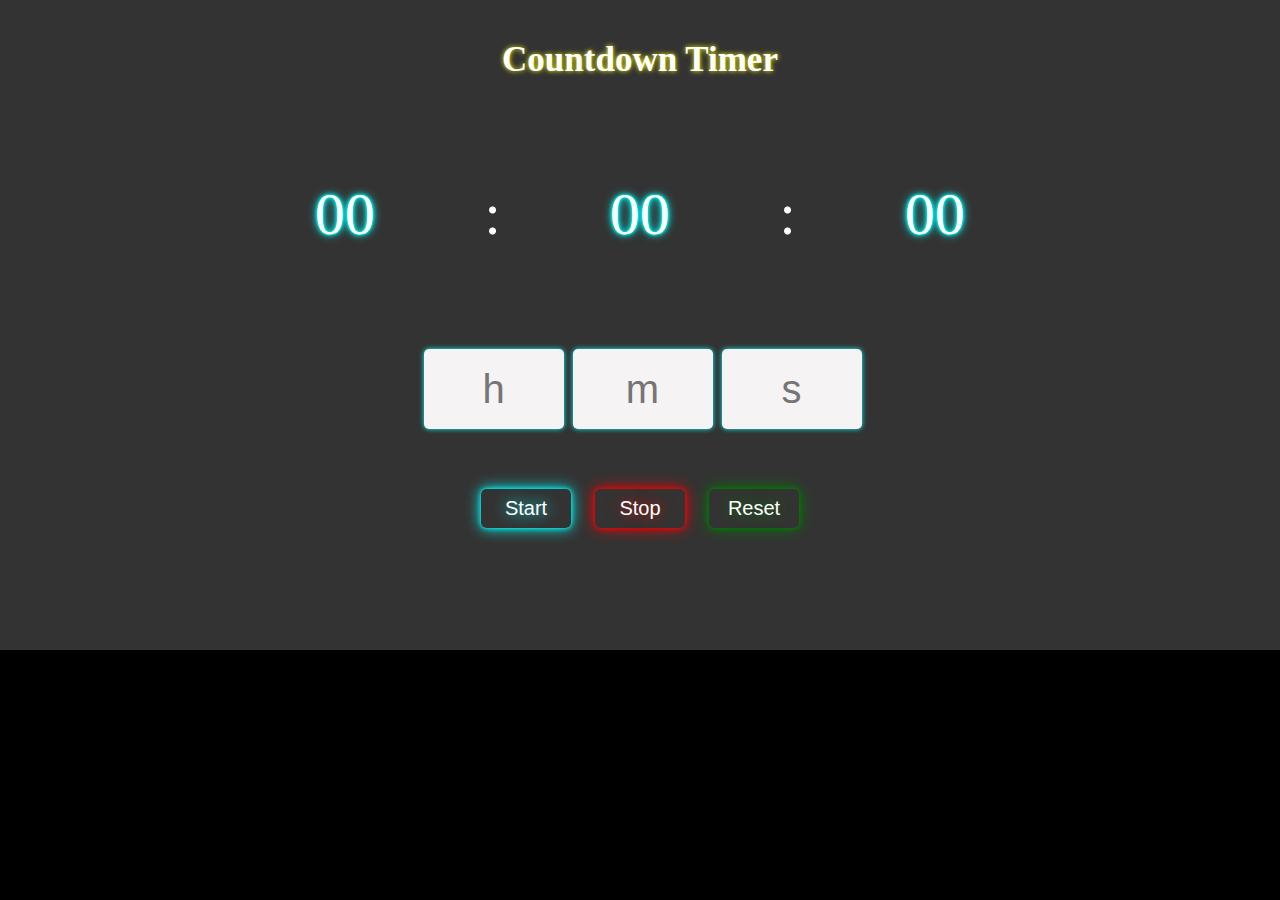
<file: challenge-timer/index.html>
<!DOCTYPE html>
<html lang="ja">

<head>
  <meta charset="UTF-8">
  <meta name="viewport" content="width=device-width, initial-scale=1.0">
  <link rel="stylesheet" href="css/style.css">
  <title>Document</title>
</head>

<body>
  <main>
    <h1>Countdown Timer</h1>

    <!-- 時間表示 -->
    <div class="times">
      <p id="hour">00</p>
      <p class="sepa">:</p>
      <p id="min">00</p>
      <p class="sepa">:</p>
      <p id="sec">00</p>
    </div>

    <!-- 時間入力 -->
    <div class="forms">
      <form action="#" id="form">
        <input type="number" name="setHour" placeholder="h">
        <input type="number" name="setMin" placeholder="m">
        <input type="number" name="setSec" placeholder="s">
      </form>
    </div>

    <!-- ボタン -->
    <div class="buttons">
      <button id="start">Start</button>
      <button id="stop">Stop</button>
      <button id="reset">Reset</button>
    </div>

  </main>

  <script src="js/main.js">
  </script>
</body>

</html>
</file>
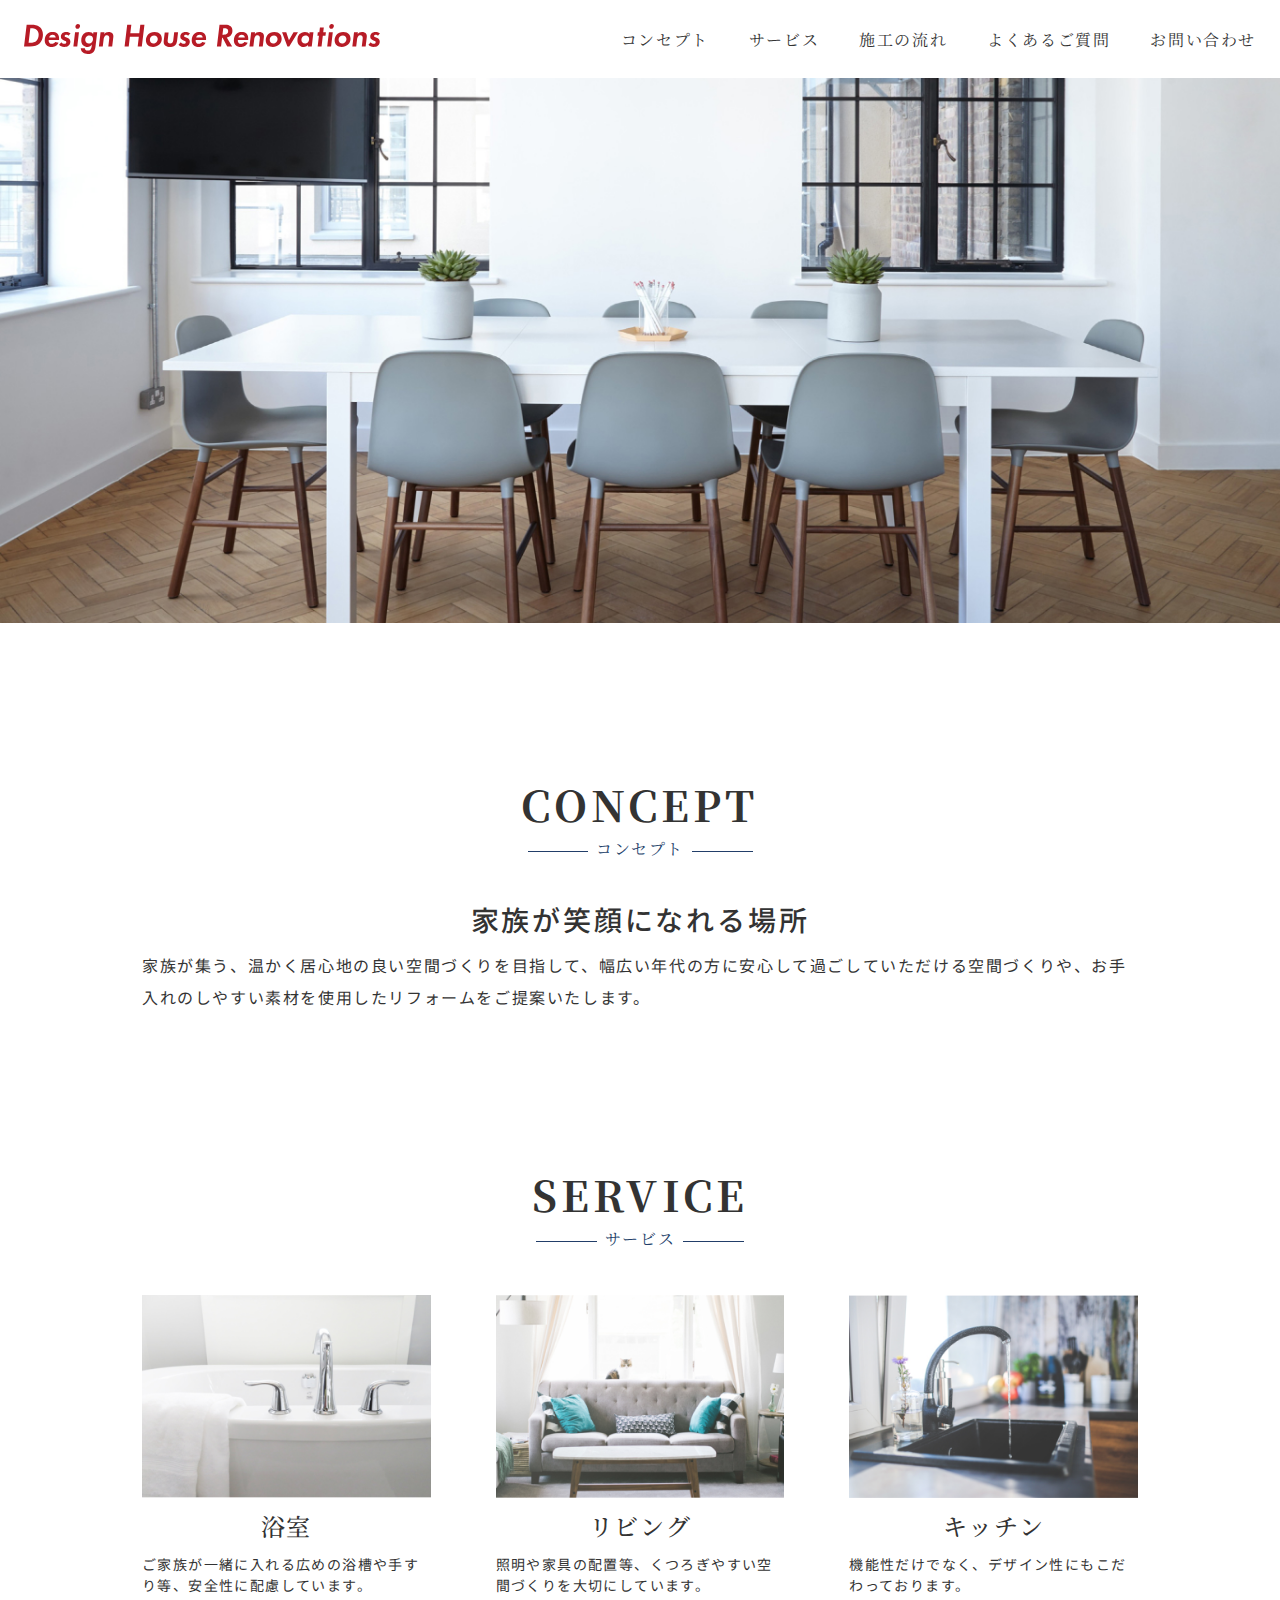
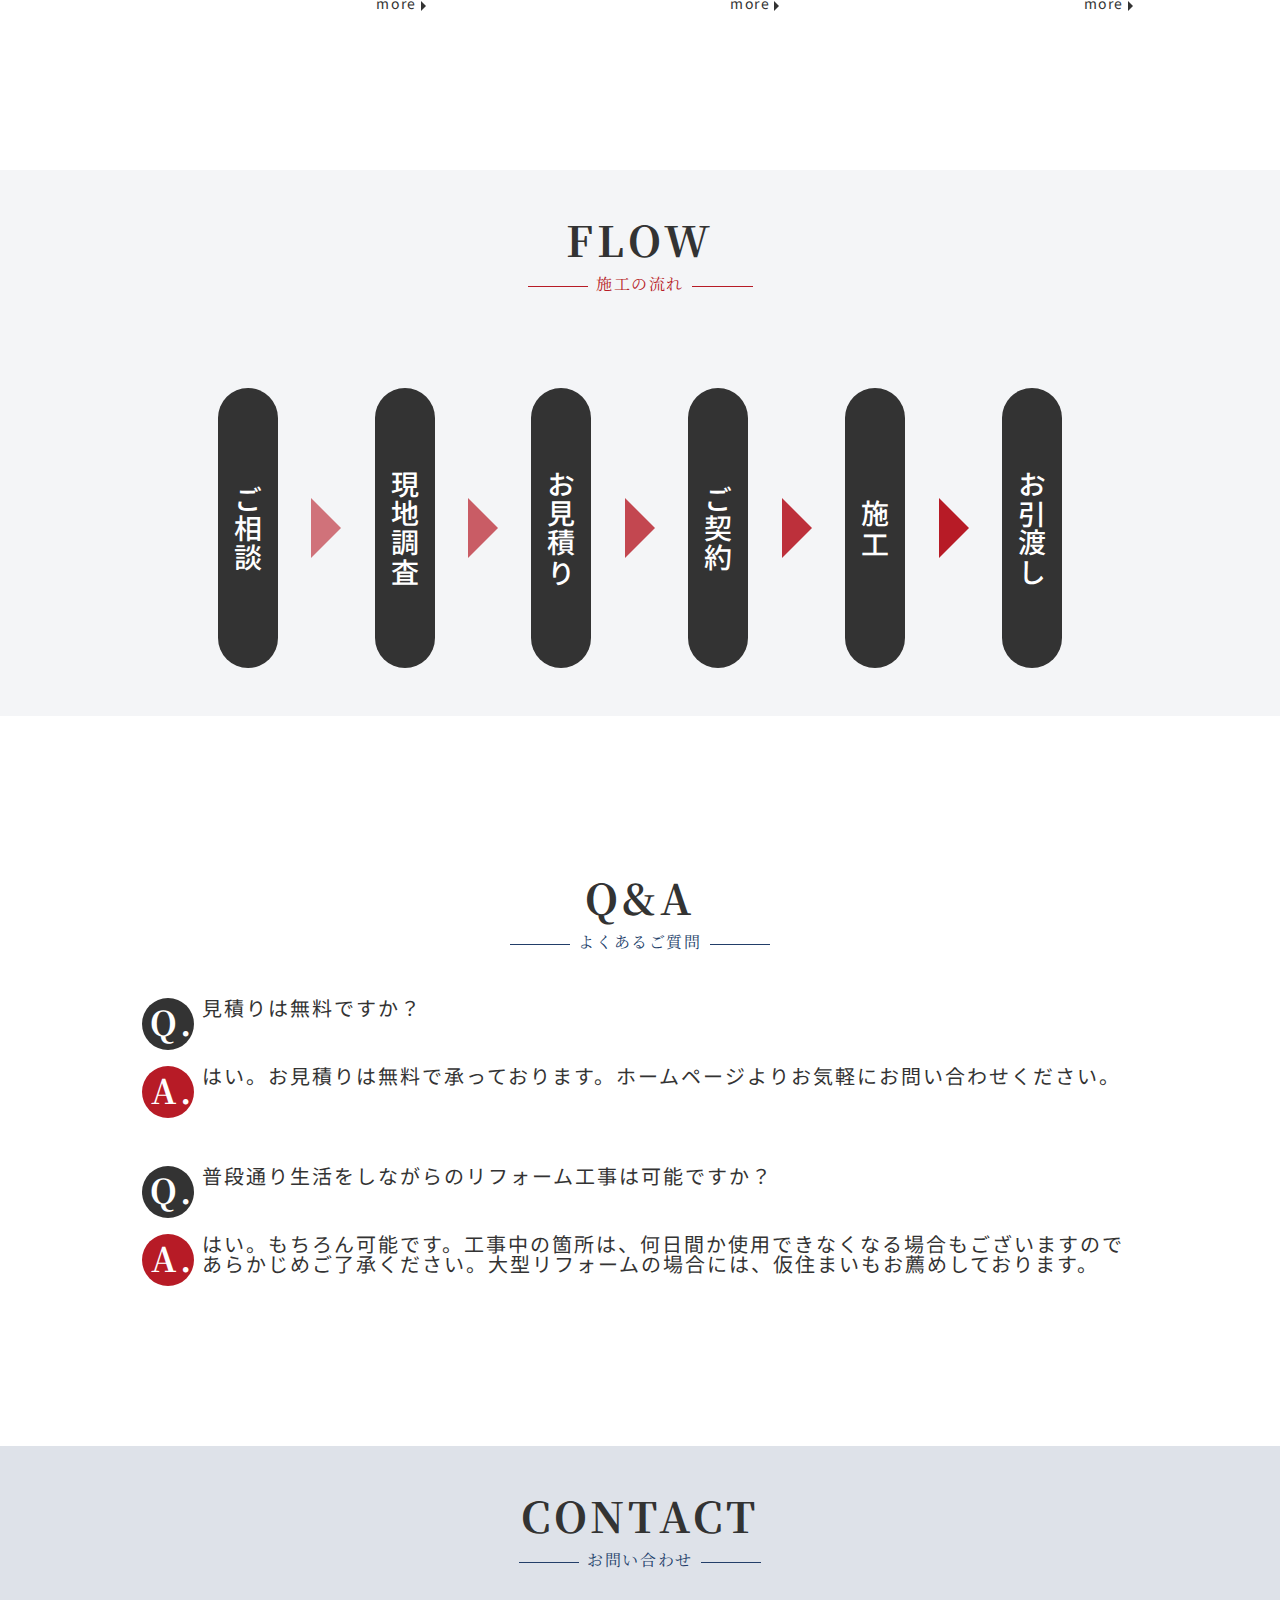
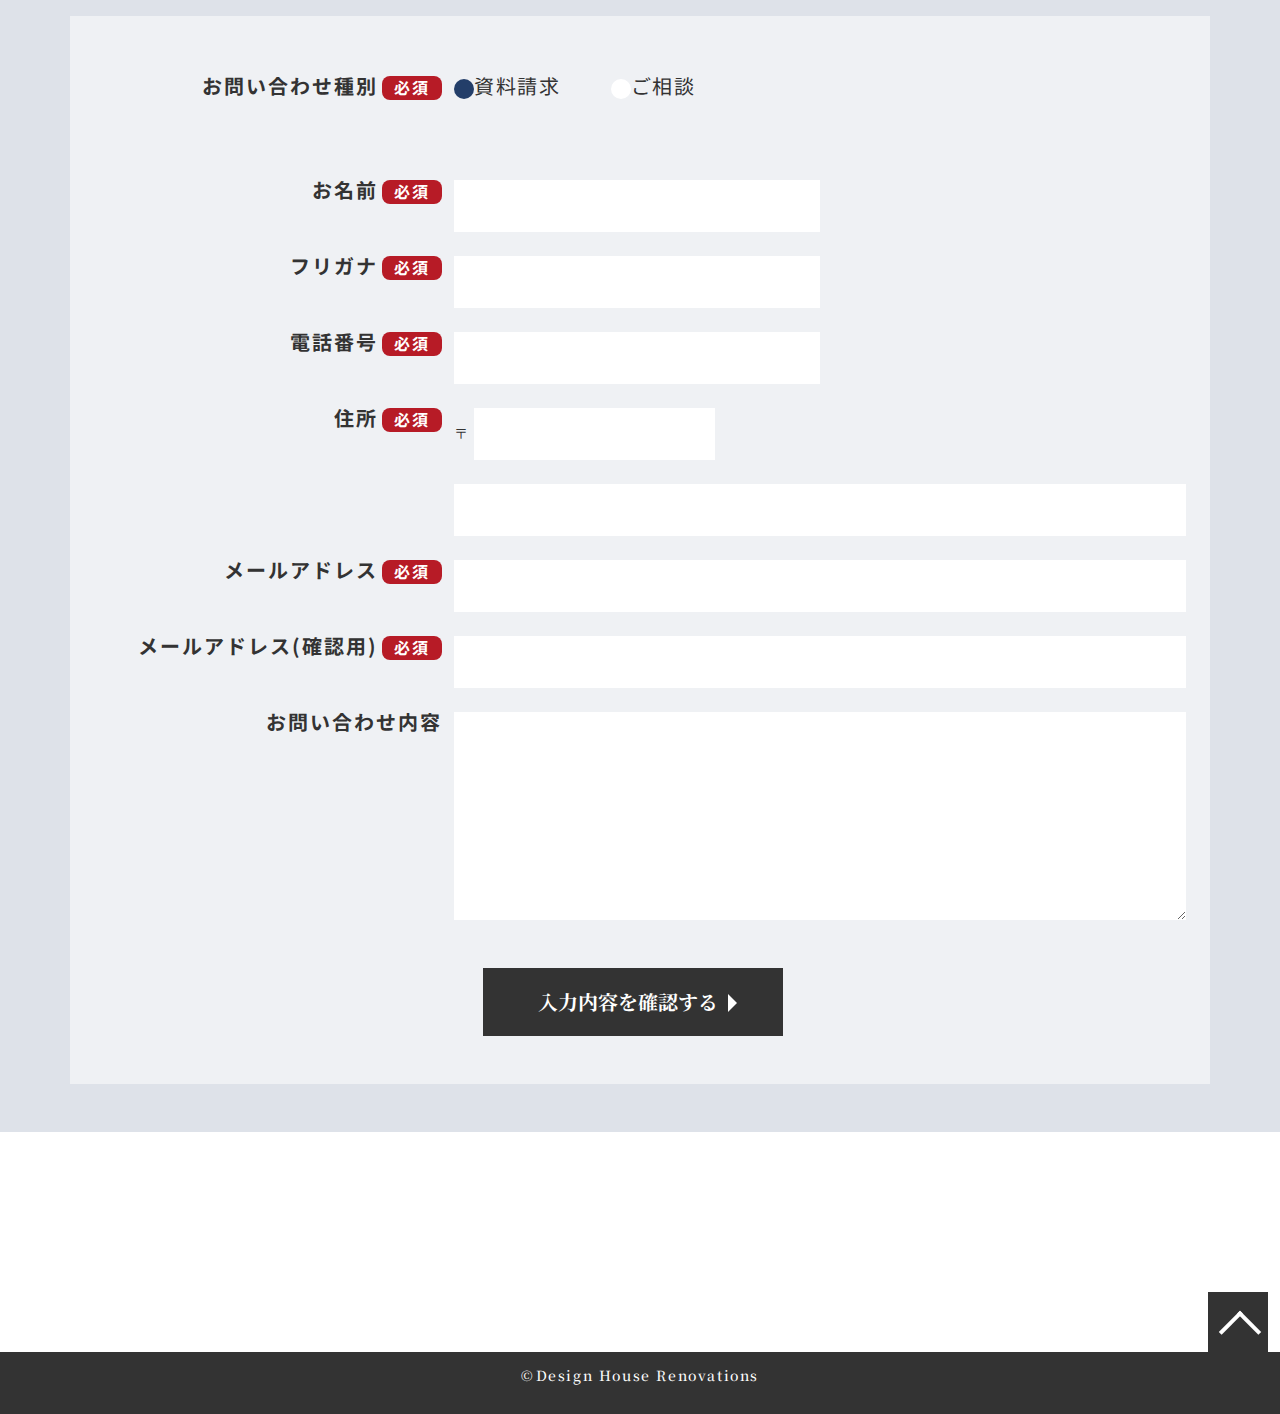
<file: renovation-site/index.html>
<!DOCTYPE html>
<html lang="ja">

<head>
  <meta charset="UTF-8">
  <meta name="viewport" content="width=device-width, initial-scale=1.0">
  <link rel="stylesheet" href="css/reset.css">
  <link rel="stylesheet" href="css/style.css">
  <link rel="preconnect" href="https://fonts.googleapis.com">
  <link rel="preconnect" href="https://fonts.gstatic.com" crossorigin>
  <link
    href="https://fonts.googleapis.com/css2?family=Noto+Sans+JP:wght@100..900&family=Noto+Serif+JP:wght@200..900&display=swap"
    rel="stylesheet">
  <title>design house renovaions</title>
</head>

<body>
  <header>
    <h1 class="logo">
      <img src="images/header_title.svg" alt="design house renovaions">
    </h1>

    <!-- ハンバーガーメニュー-->

    <nav class="grobalNav">
      <!-- メニュー開閉用チェックボックス -->
      <input type="checkbox" id="menu-btn" class="menu-btn">
      <!--ハンバーガーアイコン-->
      <!--メニュー開閉用チェックボックスは非表示にする（ハンバーガーアイコンをクリックしたら開閉するようにする）ため、ハンバーガーアイコンを、メニュー開閉チェックボックスに関連付ける  -->
      <label class="menu-icon" for="menu-btn">
        <!-- メニュー開閉の線 -->
        <span class="navicon"></span>
      </label>

      <!--メニューページ一覧-->
      <ul class="menu">
        <li><a href="#conceptArea">コンセプト</a></li>
        <li><a href="#serviceArea">サービス</a></li>
        <li><a href="#flowArea">施工の流れ</a></li>
        <li><a href="#qaArea">よくあるご質問</a></li>
        <li><a href="#contactArea">お問い合わせ</a></li>
      </ul>
    </nav>
  </header>

  <div class="hero">
    <img src="images/hero_pc.jpg" class="imageHero" alt="hero_pc">
    <img src="images/hero_sp.jpg" class="imageHeroSp" alt="hero_sp">
  </div>

  <main>
    <section class="concept" id="conceptArea">
      <h2>concept</h2>
      <div class="subTitle">
        <p class="lineRight"></p>
        <p class="jaTitle">コンセプト</p>
        <p class="lineLeft"></p>
      </div>
      <p class="famCatch">家族が笑顔になれる場所</p>
      <p class="lead">家族が集う、温かく居心地の良い空間づくりを目指して、幅広い年代の方に安心して過ごしていただける空間づくりや、お手入れのしやすい素材を使用したリフォームをご提案いたします。</p>
    </section>

    <section class="service" id="serviceArea">
      <h2>
        service
      </h2>
      <div class="subTitle">
        <p class="lineRight"></p>
        <p class="jaTitle">サービス</p>
        <p class="lineLeft"></p>
      </div>

      <div class="serviceList">
        <div>
          <p>
            <img src="images/list-1-img.png" alt="bath">
          </p>
          <h3>浴室</h3>
          <p class="sentence">ご家族が一緒に入れる広めの浴槽や手すり等、安全性に配慮しています。</p>
          <p class="morebtnParents"><a href="#" class="moreBtn">more</a>
          </p>
        </div>

        <div>
          <p>
            <img src="images/list-2-img.png" alt="living">
          </p>
          <h3 class="jaTitle">リビング</h3>
          <p class="sentence">照明や家具の配置等、くつろぎやすい空間づくりを大切にしています。</p>
          <p class="morebtnParents"><a href="#" class="moreBtn">more</a></p>
        </div>

        <div>
          <p>
            <img src="images/list-3-img.png" alt="kitchen">
          </p>
          <h3>キッチン</h3>
          <p class="sentence">機能性だけでなく、デザイン性にもこだわっております。</p>
          <p class="morebtnParents"><a href="#" class="moreBtn">more</a>
          </p>
        </div>
        <!-- 下記サービスリストdiv終了タグ -->
      </div>

    </section>

    <section class="flow" id="flowArea">
      <h2>flow</h2>
      <div class="subTitle">
        <p class="lineRight"></p>
        <p class="jaTitle">施工の流れ</p>
        <p class="lineLeft"></p>
      </div>

      <ol>
        <li class="flowList">ご相談</li>
        <li class="one"></li>
        <li class="flowList">現地調査</li>
        <li class="two"></li>
        <li class="flowList">お見積り</li>
        <li class="three"></li>
        <li class="flowList">ご契約</li>
        <li class="four"></li>
        <li class="flowList">施工</li>
        <li class="five"></li>
        <li class="flowList">お引渡し</li>
      </ol>
    </section>


    <section class="qa" id="qaArea">
      <h2>q&amp;a</h2>
      <div class="subTitle">
        <p class="lineRight"></p>
        <p class="jaTitle">よくあるご質問</p>
        <p class="lineLeft"></p>

      </div>
      <div class="numberList1q">
        <p class="que"><span>q.</span></p>
        <p class="sentence">見積りは無料ですか？</p>
      </div>

      <div class="numberList1a">
        <p class="ans"><span>a.</span></p>
        <p class="sentence">はい。お見積りは無料で承っております。ホームページよりお気軽にお問い合わせください。</p>
      </div>

      <div class="numberList2q">
        <p class="que"><span>q.</span></p>
        <p class="sentence">普段通り生活をしながらのリフォーム工事は可能ですか？</p>
      </div>

      <div class="numberList2a">
        <p class="ans"><span>a.</span></p>
        <p class="sentence">はい。もちろん可能です。工事中の箇所は、何日間か使用できなくなる場合もございますのであらかじめご了承ください。大型リフォームの場合には、仮住まいもお薦めしております。</p>
      </div>
    </section>

    <section class="contact" id="contactArea">
      <h2>contact</h2>
      <div class="subTitle">
        <p class="lineRight"></p>
        <p class="jaTitle">お問い合わせ</p>
        <p class="lineLeft"></p>
      </div>


      <form action="#" method="post">

        <table>
          <tr>
            <th>
              <p class="labelTitle">お問い合わせ種別</p>
            </th>
            <td>
              <div class="typeSelect">

                <label for="siryo" class="sampleLabel" id="labelSiryo">
                  <input type="radio" name="questionKnd" value="資料請求" id="siryo" checked>資料請求
                </label>

                <label for="soudan" class="sampleLabel" id="labelSoudan">
                  <input type="radio" name="questionKnd" value="ご相談" id="soudan">ご相談
                </label>

              </div>
            </td>
          </tr>


          <tr>
            <th>
              <p class="labelTitle">お名前</p>
            </th>
            <td><input type="text" name="userName" required></td>
          </tr>

          <tr>
            <th>
              <p class="labelTitle">フリガナ</p>
            </th>
            <td><input type="text" name="userName" required></td>
          </tr>

          <tr>
            <th>
              <p class="labelTitle">電話番号</p>
            </th>
            <td><input type="tel" name="phoneNumber" required></td>
          </tr>

          <tr>
            <th>
              <p class="labelTitle">住所</p>
            </th>
            <td>
              <div class="adressNumber"><input type="text" name="adressNumber" required></div>
              <input type="text" name="userAdress" required>
            </td>
          </tr>

          <tr>
            <th>
              <p class="labelTitle">メールアドレス</p>
            </th>
            <td><input type="email" name="userEmail" required></td>
          </tr>

          <tr>
            <th>
              <p class="labelTitle">メールアドレス&lpar;確認用&rpar;</p>
            </th>
            <td><input type="email" name="userEmail" required></td>
          </tr>

          <tr>
            <th>
              <p class="labelTitlenNonneed">お問い合わせ内容</p>
            </th>
            <td><textarea name="content"></textarea></td>
          </tr>
        </table>


        <p class="submitBtn"><input type="submit" name="sendBtn" value="入力内容を確認する">
        </p>
      </form>

    </section>
  </main>



  <footer>
    <div>
      <p>
        <a href="#" class="topPage"></a>
      </p>
    </div>

    <p class="footerArea">
      <small class="copyRight">
        &copy;
      </small>
      <small class="companyName">
        Design House Renovations</small>
    </p>

  </footer>

</body>

</html>
</file>
<file: challenge-timer/css/style.css>
@charset "UTF-8";

* {
  margin: 0;
  padding: 0;
  border: 0;
  outline: 0;
  font-size: 100%;
  vertical-align: baseline;
  background: transparent;
}

body {
  background-color: #000;
}

main {
  background-color: rgba(255, 255, 255, 0.2);
  height: 100vh;
}

h1 {
  color: #fff;
  font-size: 35px;
  text-shadow: 0px 0px 5px yellow;
  padding-top: 40px;
  text-align: center;
}

/* 表示時間 */
.times {
  margin: 100px auto;
  display: flex;
  justify-content: space-between;
  color: #fff;
  width: 80%;
  font-size: 60px;
  font-weight: 500;
  text-shadow: 0 0 1px aqua, 0 0 3px aqua,
    0 0 5px aqua, 0 0 10px aqua;
}

.sepa {
  text-shadow: none;
}

/* 時間入力 */
.forms {
  text-align: center;
  margin-bottom: 30px;
}

input[type="number"] {
  text-align: center;
  border: none;
  border-radius: 5px;
  box-shadow: 0px 0px 5px aqua;
  height: 80px;
  width: 60px;
  margin-left: 5px;
  padding: 0 10px;
  background-color: rgb(245, 243, 243);
  font-size: 40px;
}

input[type="number"]::-webkit-outer-spin-button,
input[type="number"]::-webkit-inner-spin-button {
  -webkit-appearance: none;
}

/* ボタン */
.buttons {
  text-align: center;
}

button {
  margin: 30px 10px 0px;
  padding: 8px 0px;
  width: 90px;
  color: #fff;
  font-size: 20px;
  border-radius: 5px;
}

button:hover {
  box-sizing: border-box;
  cursor: pointer;
  background-color: #3f3f3f;
}

#start {
  box-shadow: 0 0 1px aqua, 0 0 5px aqua,
    0 0 15px aqua;
  text-shadow: 0 0 15px aqua;
}

#stop {
  box-shadow: 0 0 1px red, 0 0 5px red,
    0 0 15px red;
  text-shadow: 0 0 15px red;
}

#reset {
  box-shadow: 0 0 1px green, 0 0 5px green,
    0 0 15px green;
  text-shadow: 0 0 15px green;
}

@media screen and (min-width:600px) {

  main {
    max-width: 1280px;
    max-height: 650px;
    margin: auto;
  }

  /* 時間表示 */
  .times {
    max-width: 650px;
  }

  /* 時間入力 */
  input[type="number"] {
    width: 120px;
  }

}
</file>
<file: renovation-site/css/style.css>
@charset "UTF-8";

/* 全体のスタイル */
body {
  font-family: "Noto Serif JP", serif;
  line-height: 1;
  font-size: 16px;
  color: #333;
  letter-spacing: 0.1em;
  background-color: #fff;
  box-sizing: border-box
}

/* p要素用スタイル */
body p {
  font-family: "Noto Sans JP", sans-serif;
  font-size: 16px;
  line-height: 1;
  letter-spacing: 0.1em;
}

/* design house renovationとハンバーガーのコンテンツ */
/* いらない気がしてきた */
header {
  width: 100%;
}

/* design house renovationのロゴ */
.logo {
  width: 64%;
  margin-top: 16px;
  margin-left: 12px;
}

/* ハンバーガーメニュー */
/* チェックボックスがオフの時の設定 */
/* nav要素は画面上部に固定表示 */
.grobalNav {
  /* 右上に固定、前面に表示 */
  position: fixed;
  top: 0;
  right: 0;
  z-index: 99;
  width: 100%;
}

/* チェックボックスを非表示 */
.menu-btn {
  display: none;
}

/* ハンバーガーアイコン作成 */
.menu-icon {
  /* 右上に絶対配置 */
  position: absolute;
  right: 12px;
  top: 16px;
  height: 20px;
  padding-top: 5px;
}

/* 中央の線作成 */
.navicon {
  /* ブロックレベルへ変更 */
  display: block;
  /* 線の長さ */
  width: 31px;
  /* 線の太さ */
  height: 2px;
  /* 線の色 */
  background: #B71B26;
  /* ::before と ::after の基準要素として設定 */
  position: relative;
}

/* 上と下の線作成 上下共通 */
.navicon::before,
.navicon::after {
  content: "";
  width: 100%;
  height: 100%;
  background: #B71B26;
  /* 基準要素 の中央線に対して絶対配置 */
  position: absolute;
  /* 三本線と X の切替えアニメーション 速く始まりゆっくり終わる */
  transition: all .4s ease-out;
}

/* 下の線 */
.navicon::before {
  /* 上からの位置 */
  top: 10px;
}

/* 上の線 */
.navicon::after {
  /* 上へ 10px の位置 */
  top: -10px;
}

/* メニューの設定 */
.menu {
  background-color: rgba(255, 255, 255, 0.9);
  text-align: center;
  /* チェックボックスがオフの時は非表示 */
  overflow: hidden;
  /* 最大の高さ */
  max-height: 0;
  /* 非表示の際のアニメーション */
  transition: max-height 0.6s;
}

/* 1 つ目の li 要素 */
.menu li:first-of-type {
  /* 挿入した画像のmargin-top16px＋デザインカンプで確認したヘッダーとコンセプトのpadding29px足したもの */
  padding-top: 45px;
}

/* a 要素 */
.menu a {
  display: block;
  padding: 24px 20px;
  text-decoration: none;
}

/* ホバー時の色指定ないがプレゼン発表時のため簡易的に色付ける */
.menu a:hover {
  background-color: #f4f4f4;
}

/* チェックボックスがオンの時の設定 */
/* メニューを表示 */
.menu-btn:checked~.menu {
  max-height: 100vh;
  /* 元 0px */
  /* メニューを表示した際のアニメーション */
  transition: all 0.9s;
}

/* ハンバーガーアイコンを三本線からバツへ表示変更する設定 */
/* メニューボタンがチェックの時、メニューアイコンのナビコンは・・・ */
/* 中央の線を非表示 */
.menu-btn:checked~.menu-icon .navicon {
  background: transparent;
}

/* 上下の線を 45 度傾けて バツアイコンを作成 */
.menu-btn:checked~.menu-icon .navicon::before {
  /* 下の線を反時計回りに回転 */
  transform: rotate(-45deg);
  top: 0;
}

.menu-btn:checked~.menu-icon .navicon::after {
  /* 上の線を時計回りに回転 */
  transform: rotate(45deg);
  top: 0;
}

/* ハンバーガーアイコンここまで */

/* 椅子の写真*/
.imageHero {
  display: none;
}

.imageHeroSp {
  width: 100%;
}

/* 各セクションの余白 */
section {
  margin-top: 80px;
}

/* 両端余白あるセクション */
.concept,
.service,
.qa {
  padding: 0 12px;
}

/* 各セクションのタイトル共共通スタイル */
h2 {
  text-align: center;
  font-size: 28px;
  font-weight: bold;
  text-transform: uppercase;
  line-height: 1;
  letter-spacing: 0.1em;
}

/* 下のサブタイトル */
.subTitle {
  color: #223E69;
  margin-top: 8px;
  margin-bottom: 24px;
  display: flex;
  justify-content: center;
}

/* 下のサブタイトル文字部分 */
.jaTitle {
  font-family: "Noto Serif JP", serif;
  font-size: 12px;
}

/* 下のサブタイトル両端線 */
.lineRight,
.lineLeft {
  bottom: 5px;
  width: 60.5px;
  border-bottom: 1px solid #223E69;

}

/* 下のサブタイトル右線 */
.lineRight {
  margin-right: 8px;
  position: relative;
}

/* 下のサブタイトル左線 */
.lineLeft {
  margin-left: 8px;
  position: relative;
}

/* コンセプトのキャッチコピー部分 */
.famCatch {
  text-align: center;
  font-size: 20px;
  font-weight: 500;
  margin-bottom: 16px;
}

/* コンセプト用の余白 */
.concept {
  margin-top: 48px;
}

/* コンセプト文章 */
.concept .lead {
  font-size: 14px;
  line-height: 2;
}

/* サービス各画像設定 */
.service p img {
  display: block;
  margin: auto;
}

/* サービス内各場所のタイトル共通スタイル */
.service h3 {
  margin-top: 8px;
  margin-bottom: 8px;
  text-align: center;
  font-size: 20px;
  font-weight: 500;
}

/* サービス内本文 */
.service .sentence {
  font-size: 14px;
  line-height: 1.5em;
}

/* moreの配置 */
.morebtnParents {
  position: relative;
  margin-right: 14px;
}

/* moreリンクのスタイル設定 */
.moreBtn {
  display: block;
  text-align: end;
  font-size: 14px;
  margin-bottom: 48px;
}

/* moreリンクの矢印疑似要素 */
.moreBtn::after {
  content: "";
  position: absolute;
  height: 0px;
  width: 0px;
  top: 5px;
  border-bottom: 5px solid transparent;
  border-top: 5px solid transparent;
  border-left: 5px solid #333;
  margin-left: 4px;
}

/* フロースタイル */
.flow {
  background: rgba(34, 62, 105, 0.05);
  padding-bottom: 16px;
}

/* フロータイトルの余白 */
/* タイトルの上部に色付け余白があるため */
.flow h2 {
  padding-top: 16px;
}

/* フローのサブタイトルスタイル */
.flow .subTitle {
  color: #B71B26;
  margin-bottom: 24px;
}

/* フローのサブタイトル左右線スタイル */
.flow .subTitle .lineRight,
.flow .subTitle .lineLeft {
  border-bottom-color: #B71B26;
}

/* フローリスト共通スタイル */
.flow .flowList {
  width: 85%;
  margin: 8px auto;
  text-align: center;
  color: #fff;
  font-family: "Noto Sans JP", sans-serif;
  font-weight: 500;
  background-color: #333;
  border-radius: 20px;
  padding: 8px 0;
}

/* 矢印共通スタイル */
.flow ol .one,
.flow ol .two,
.flow ol .three,
.flow ol .four,
.flow ol .five {
  content: "";
  position: relative;
  display: block;
  height: 0;
  width: 0;
  margin: auto;
  border-left: 20px solid transparent;
  border-right: 20px solid transparent;
  align-items: center;
}

/* 矢印の段階的な色変化 */
.flow ol .one {
  border-top: 20px solid rgba(183, 27, 38, 0.6);
}

.flow ol .two {
  border-top: 20px solid rgba(183, 27, 38, 0.7);
}

.flow ol .three {
  border-top: 20px solid rgba(183, 27, 38, 0.8);
}

.flow ol .four {
  border-top: 20px solid rgba(183, 27, 38, 0.9);
}

.flow ol .five {
  border-top: 20px solid rgba(183, 27, 38, 1);
}


/* Q&A */
/* 記号とセンテンス横並び用 */
.numberList1q,
.numberList1a,
.numberList2q,
.numberList2a {
  display: flex;
}

/* Questionの余白 */
.numberList1q,
.numberList2q {
  margin-bottom: 16px;
  /* 揃わないから後で確認 */
}

/* 一個目のAnswerと二個目のQuestionとの間の余白 */
.numberList1a {
  margin-bottom: 24px;
}

/* QAのまる */
.que,
.ans {
  flex-shrink: 0;
  font-family: "Noto Serif JP", serif;
  text-transform: uppercase;
  font-size: 20px;
  font-weight: bold;
  width: 36px;
  height: 36px;
  margin-right: 8px;
  border-radius: 50%;
  color: #fff;
  text-align: right;
  vertical-align: top;
}

/* Qの色 */
.que {
  background-color: #333;
}

/* Aの色 */
.ans {
  background-color: #B71B26;
}

/* 丸内のテキストの位置を修正 */
span {
  vertical-align: text-bottom;
}

.sentence {
  vertical-align: middle;
}

/* お問い合わせ */
.contact {
  background-color: rgba(34, 62, 105, 0.15);
}

/* お問い合わせのタイトル 余白*/
/* 背景色出すため */
.contact h2 {
  padding-top: 16px;
}

/* フォーム余白 */
form {
  padding: 0 12px 24px;
  max-width: 1020px;
  margin: auto;
}

/* フォーム色付け幅１００％ */
table {
  width: 100%;
}

/* 疑似要素で必須追加 */
.labelTitle:after {
  margin-left: 4px;
  content: "必須";
  font-size: 10px;
  color: #fff;
  background-color: #B71B26;
  padding: 4px 9.5px;
  border-radius: 8px;
}


/* 入力項目名と入力フォーム横並び */
th,
td {
  display: block;
}

/* 入力項目名と種別の選択名のスタイル */
th,
.typeSelect {
  text-align: center;
  font-size: 14px;
  font-family: "Noto Sans JP", sans-serif;

}

/* 種別選択の余白 */
.typeSelect {
  margin-top: 8px;
  margin-bottom: 24px;
}

/* ラジオボタンスタイル */
input[type="radio"] {
  appearance: none;
  width: 20px;
  height: 20px;
  border-radius: 50%;
  background-color: #fff;
}

input[type="radio"]:checked {
  background-color: rgba(35, 62, 105, 1);
}

/* 入力フォームのスタイル */
input[name=userName],
input[type=tel],
input[type=email],
input[name=userAdress],
textarea {
  width: 100%;
  height: 32px;
  background-color: #fff;
  margin-top: 8px;
  margin-bottom: 24px;
}

/* 郵便番号のスタイル */
input[name=adressNumber] {
  height: 32px;
  width: 125px;
  margin-top: 8px;
  background-color: #fff;
}

/* 郵便番号のマーク入れ */
.adressNumber::before {
  /* contentには１６進数をいれる */
  content: "\03012";
  font-size: 14px;
  margin-right: 4px;
  vertical-align: baseline;
}

/* お問い合わせ内容の高さ指定 */
textarea {
  height: 120px;
}

/* 送信ボタン中央寄せ */
.submitBtn {
  text-align: center;
}

/* 送信ボタン内矢印 */
.submitBtn::after {
  content: "";
  position: relative;
  right: 30px;
  top: 5px;
  display: inline-block;
  height: 0px;
  width: 0px;
  border-left: 8px solid #fff;
  border-top: 8px solid transparent;
  border-bottom: 8px solid transparent;
}

/* 送信ボタン内の文字スタイル */
input[type="submit"] {
  font-family: "Noto Serif JP", serif;
  font-size: 16px;
  font-weight: 700;
  color: #fff;
  padding: 16px 26.5px 16px 16.5px;
  width: 200px;
  background-color: #333333;
}

/* フッタースタイル */
footer {
  margin-top: 80px;
  color: #fff;
}

/* フッタートップページ箱の背景 */
footer div {
  padding: 0 12px;
}

/* トップページ箱スタイル */
.topPage {
  display: block;
  position: relative;
  width: 46px;
  height: 46px;
  background-color: #333333;
  margin: 0 0 0 auto;
}

/* トップページ矢印 */
.topPage::after {
  content: "";
  position: absolute;
  right: 13px;
  top: 20px;
  width: 20px;
  height: 20px;
  border-left: 4px solid #fff;
  border-top: 4px solid #fff;
  transform: rotate(45deg);


}

/* 黒いところ */
.footerArea {
  display: flex;
  justify-content: center;
  background-color: #333333;
  padding: 16px;
}

/* コピーライト */
.copyRight,
.companyName {
  font-family: "Noto Serif JP", serif;
  font-weight: 500;
}

/* Cマルスタイル */
.copyRight {
  font-size: 10px;
  margin-right: 1px;
}

/* 企業名スタイル */
.companyName {
  font-size: 12px;
}


/* ★★★PC版表示★★★ */

@media screen and (min-width:768px) {

  html {
    scroll-behavior: smooth;
  }

  /* ロゴ余白 */
  .logo {
    margin: 24px 0 0 24px;
  }

  /* ロゴ */
  .logo img {
    /* ロゴが使用できる619pxのうちロゴが占めるピクセル数は400pxなので割合で表すと６４％ */
    width: 64%;
  }

  /* ロゴとナビゲーションを横並びにする */
  header {
    display: flex;
  }

  /* ハンバーガーメニューの設定初期値へ変更 */
  .grobalNav {
    /* ヘッダー領域の半分 */
    flex-basis: 50%;
    position: static;
    z-index: auto;
  }

  /* ハンバーガーアイコンとチェックリストを無効化 */
  .grobalNav input,
  .grobalNav label {
    display: none;
  }

  /* メニューを常に表示 */
  /* リストを横並び */
  /* 上部余白 */
  .menu {
    overflow: visible;
    display: flex;
    justify-content: space-between;
    margin-top: 32px;
    margin-right: 24px;
  }

  /* 余白削除 */
  .menu li:first-of-type {
    padding: 0px;
  }

  /* 上余白もなくす */
  .menu li a {
    padding: 0px;
    /* 三角用基準 */
    position: relative;
    /* 縮めても折り返さない */
    margin-left: 40px;
    font-size: clamp(0.625rem, -0.149rem + 1.61vw, 1rem);
    white-space: nowrap;
  }

  /* ホバー時アニメーションここから */
  /* ホバー時用矢印の設定 */
  .menu li a::after {
    content: "";
    position: absolute;
    /*各メニューの下に表示させる */
    display: block;
    /* 右は位置から見て50％の位置とborderの太さ8px引いてメニューの真ん中に表示させる */
    margin-top: 2px;
    right: calc(50% - 8px);
    border-bottom: 8px solid #B71B26;
    border-left: 8px solid transparent;
    border-right: 8px solid transparent;
    /* 通常は透明にする */
    opacity: 0;
  }

  /* ホバー時文字色を変更する */
  /* スマホでつけたホバー消しておく */
  .menu li a:hover {
    color: #B71B26;
    font-weight: bold;
    background-color: transparent;
  }

  /* ホバーしたら透明解除して矢印回転させる */
  .menu li a:hover::after {
    opacity: 1;
    transform: rotateY(135deg);
    transition-property: all;
    transition-duration: 600ms;
  }


  /* アニメーションここまで */


  /* 各セクションの余白 */
  section {
    margin-top: 160px;
  }

  /*メイン写真 */
  .hero {
    margin-top: 24px;
  }

  .imageHeroSp {
    display: none;
  }

  .imageHero {
    display: inline;
    width: 100vw;
    height: 545px;
    object-fit: cover;
  }

  /* セクション等共通左右余白 */
  .concept,
  .service,
  .qa {
    width: 1020px;
    margin-left: auto;
    margin-right: auto;
  }

  /* 各タイトル */
  h2 {
    font-size: 42px;
  }

  /* 下のサブタイトル */
  .subTitle {
    margin-top: 16px;
    margin-bottom: 48px;
  }

  /* 下のサブタイトル文字部分 */
  .jaTitle {
    font-size: 16px;
  }

  /* コンセプト余白 */
  .concept {
    margin-top: 160px;
  }

  /* キャッチコピーサイズ */
  .famCatch {
    font-size: 28px;
  }

  /* 文字サイズ */
  .concept .lead {
    font-size: 16px;
  }

  /* サービス内リスト横並び */
  .serviceList {
    display: flex;
    justify-content: space-between;
    position: relative;
    /* 親要素の高さに合わせて子要素の高さ伸縮 */
    align-items: stretch;
  }


  .serviceList div {
    /* 各サービスの主軸方向を上から下に */
    flex-direction: column;
  }

  /* サービス内各リストサイズ */
  .serviceList div {
    flex-basis: 29%;
  }

  /* サービス内画像幅 */
  .serviceList div img {
    max-width: 100%;
  }

  /* サービス内場所名スタイル */
  .serviceList h3 {
    margin-top: 16px;
    margin-bottom: 16px;
    font-size: 24px;
  }

  /* サービス内文章 */
  /* .serviceList .sentence,
  .morebtnParents {
    font-size: 16px;
  } */

  .moreBtn {
    /* スマホ版につけた余白削除する */
    margin-bottom: 0px;
  }

  /* moreボタンホバー */
  .moreBtn:hover {
    transform: translate(5px);
    color: #B71B26;
    transition-duration: 500ms;
    transition-timing-function: ease-in;
  }

  /* moreボタン矢印 */
  .moreBtn:hover::after {
    border-left-color: #B71B26;
    transition-duration: 500ms;
    transition-timing-function: ease-in;
  }

  /* フロー余白 */
  .flow {
    margin-top: 160.51px;
    padding-bottom: 0;
  }

  /* フロー、コンタクト余白 */
  .flow h2,
  .contact h2 {
    padding-top: 48px;
  }

  /* フローサブタイトル余白 */
  .flow .subTitle {
    margin-bottom: 48px;
  }

  /* フロー横並び */
  .flow ol {
    display: flex;
    justify-content: center;
    width: 66%;
    margin: 0 auto;
  }

  /* フロー各リストスタイル */
  .flow .flowList {
    height: 280px;
    max-width: 60px;
    border-radius: 60px;
    font-size: 28px;
    margin: 48px 0;
    /* 縦書きプロパティ右から左 */
    writing-mode: vertical-rl;
    padding-right: 16px;
    padding-left: 16px;
  }

  /* フロー矢印スタイル */
  .flow ol .one,
  .flow ol .two,
  .flow ol .three,
  .flow ol .four,
  .flow ol .five {
    transform: rotate(-90deg);
    border-left-width: 30px;
    border-right-width: 30px;
    border-top-width: 30px;
  }

  /* 幅指定してスタイル固定 */
  .qa {
    max-width: 1140px;
    margin: 160px auto;
  }

  /* QAまる */
  .que,
  .ans {
    font-size: 34px;
    width: 52px;
    height: 52px;
  }

  /* QA文章 */
  .sentence {
    font-size: 20px;
  }

  /* 一個目のAnswerと二個目のQuestionとの間の余白 */
  .numberList1a {
    margin-bottom: 48px;
  }

  /* コンタクトスタイル */
  .contact {
    background-color: rgba(34, 62, 105, 0.15);
    padding-bottom: 48px;
  }

  /* フォームスタイル */
  form {
    max-width: 1140px;
    margin: 48px auto 0px;
    background-color: rgba(255, 255, 255, 0.5);
    padding-top: 48px;
    padding-bottom: 48px;
    margin-top: 48px;
  }

  /* フォーム各入力横並び */
  th,
  td {
    display: table-cell;
    padding: 12px 12px 12px 0px;
  }

  /* 入力項目名スタイル */
  th {
    width: 332px;
    text-align: end;
  }

  /* 入力項目名文字サイズ */
  .labelTitle,
  .typeSelect,
  .labelTitlenNonneed {
    font-size: 20px;
  }

  /* 必須 */
  .labelTitle::after {
    font-size: 16px;
    padding: 3px 12px 5px 12px;
    display: inline-block;
  }

  td {
    /* 縮めたときに入力フォーム少しでも残るように入れとく */
    width: 664px;
  }


  .sampleLabel {
    position: relative;
  }

  .typeSelect {
    /* ラベルの主軸方向揃え */
    display: flex;
    justify-content: space-between;
  }

  /* ラジオボタンの作成 */
  /* .sampleLabel::before {
    position: absolute;
    content: "";
    display: block;
    text-align: left;
    top: 50%;
    transform: translateY(-50%);
    background-color: #fff;
    height: 24px;
    width: 24px;
    border-radius: 50%;
  } */

  /* ラジオボタンのチェック */
  /* 配置がうまくいかない */
  /* .sampleLabel::after {
    position: absolute;
    content: "";
    display: block;
    text-align: left;
    top: 50%;
    transform: translateY(-50%);
    background-color: rgba(34, 62, 105, 0.5);
    height: 15px;
    width: 15px;
    border-radius: 50%;
    opacity: 1;
  } */

  /*  入力フォームスタイル*/
  .typeSelect,
  input[type=text],
  input[type=tel],
  input[type=email] {
    margin-top: 0px;
    margin-bottom: 0px;
    height: 52px;
  }

  /* 入力フォーム余白 */
  input[type=text],
  input[type=tel],
  input[type=email],
  textarea {
    padding: 5px;
  }

  /* お問い合わせ内容スタイル */
  textarea {
    margin-top: 0px;
    margin-bottom: 0px;
    height: 208px;
  }

  .typeSelect {
    /* tdの24pxを52pxからひいた数下余白出す */
    margin-bottom: 28px;
    /* 行揃え初期値に戻す */
    text-align: left;
  }

  /* 郵便番号余白 */
  .adressNumber {
    margin-bottom: 24px;
  }

  /* 名前電話番号幅 */
  input[name=userName],
  input[type=tel] {
    width: 50%;
  }

  /* 郵便番号、お問い合わせ種別幅 */
  input[name=adressNumber],
  .typeSelect {
    width: 33%;
  }

  /* textareaインラインブロックのためmargin相殺されないから４８ｐｘあくように36pxプラスしてあげる */
  .submitBtn {
    margin-top: 36px;
  }

  /* 送信ボタンのスタイル */
  input[type="submit"] {
    width: 300px;
    height: 68px;
    font-size: 20px;
  }

  /* 送信ボタン矢印のスタイル */
  .submitBtn::after {
    right: 60px;
    border-left: 9px solid #fff;
    border-top: 9px solid transparent;
    border-bottom: 9px solid transparent;
  }

  /* 送信ボタンホバー */
  input[type=button]:hover {
    margin-left: 20px;
    background-color: rgba(183, 27, 38, 0.5);
    transition: all ease-out 300ms;
  }

  /* フッター */
  footer {
    margin-top: 160px;
  }

  /* トップページ箱 */
  .topPage {
    width: 60px;
    height: 60px;
  }

  /* トップページ内矢印 */
  .topPage::after {
    width: 30px;
    height: 30px;
    top: 25px;
  }

  /* トップページホバー */
  .topPage:hover {
    transform: translateY(-20px);
    transition: all 300ms ease-out;
  }

  /* 黒いとこ */
  .footerArea {
    height: 62px;
  }

  .copyRight,
  .companyName {
    font-size: 14px;
    display: inline-block;
  }


}
</file>
